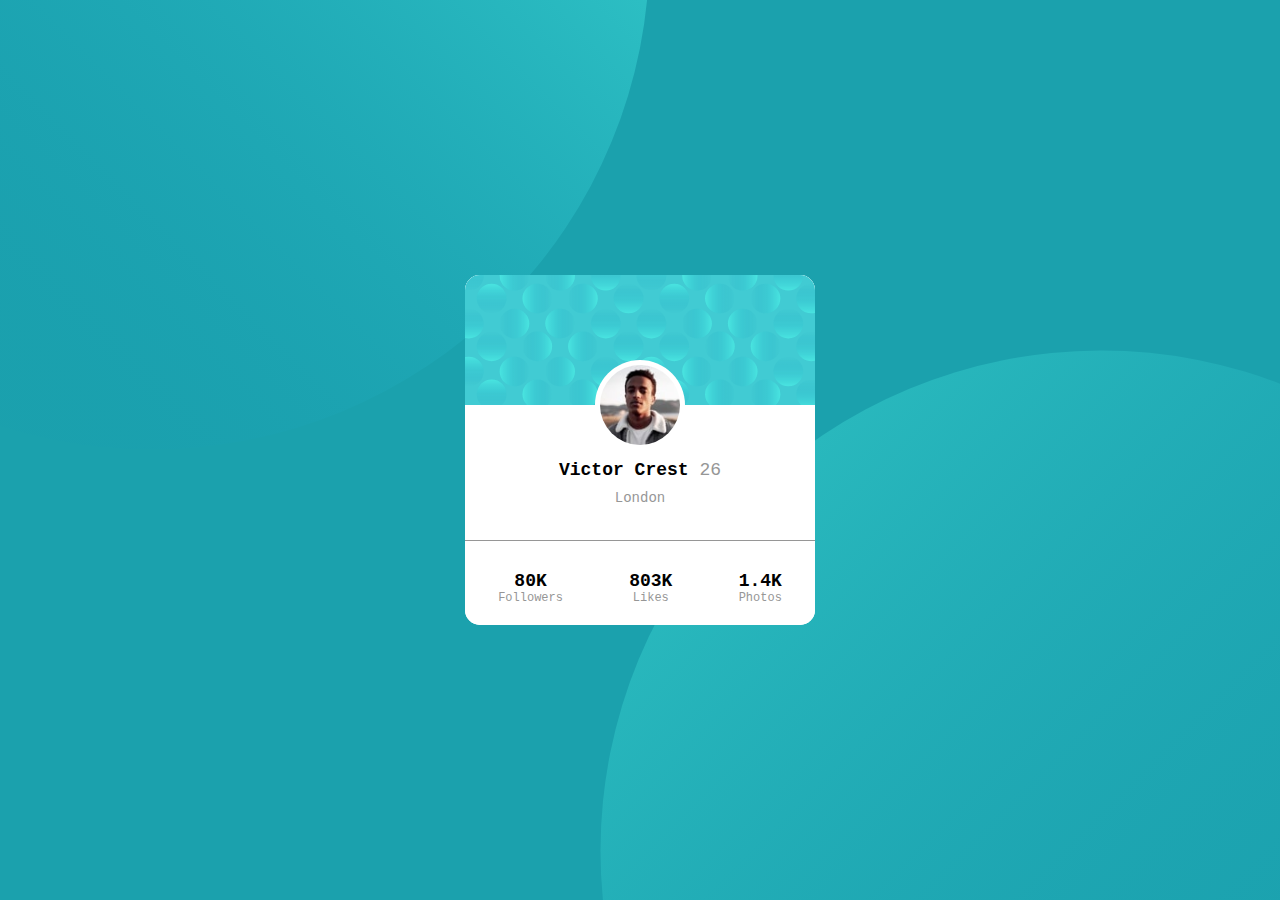
<file: Cartão de Perfil/index.html>
<!DOCTYPE html>
<html lang="en">
<head>
    <meta charset="UTF-8">
    <meta http-equiv="X-UA-Compatible" content="IE=edge">
    <meta name="viewport" content="width=device-width, initial-scale=1.0">
    <link rel="stylesheet" href="style.css">
    <title>Profile Card</title>
</head>
<body>
    <div class="Card">
        <div class="Superior">
            <div class="Frame">
                <img src="Anexos/image-victor.jpg" class="Picture">
            </div>
        </div>
    <div class="Info">
        <div class="Name_Age">
            <span class="Name">Victor Crest </span><span class="Age">26</span><div class="City">London</div>
        </div>
        <div class="Numbers_Description">
            <span><div class="Followers" id="Numbers">80K</div><div class="Followers" id="Description">Followers</div></span>
            <span><div class="Likes" id="Numbers">803K</div><div class="Likes" id="Description">Likes</div></span>
            <span><div class="Photos" id="Numbers">1.4K</div><div class="Photos" id="Description">Photos</div></span>
        </div>

    </div>
    </div>
</body>
</html>
</file>
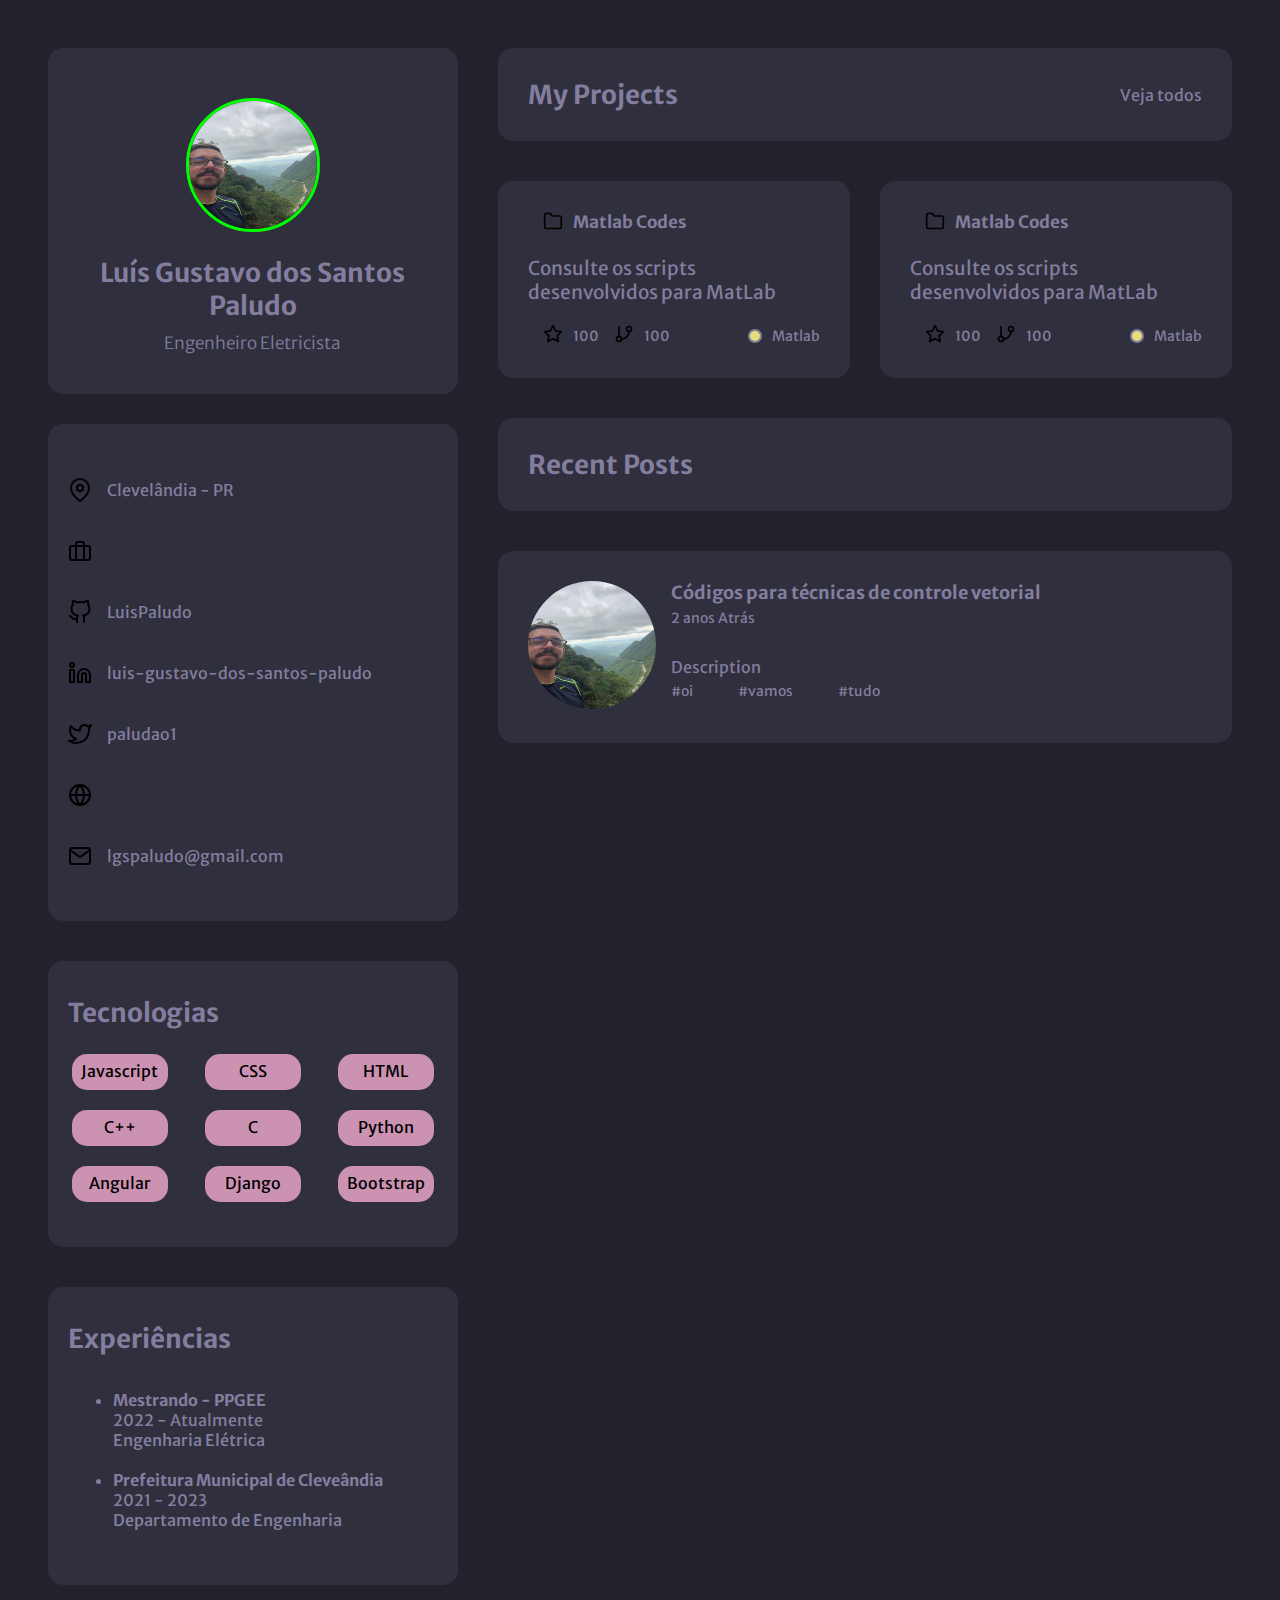
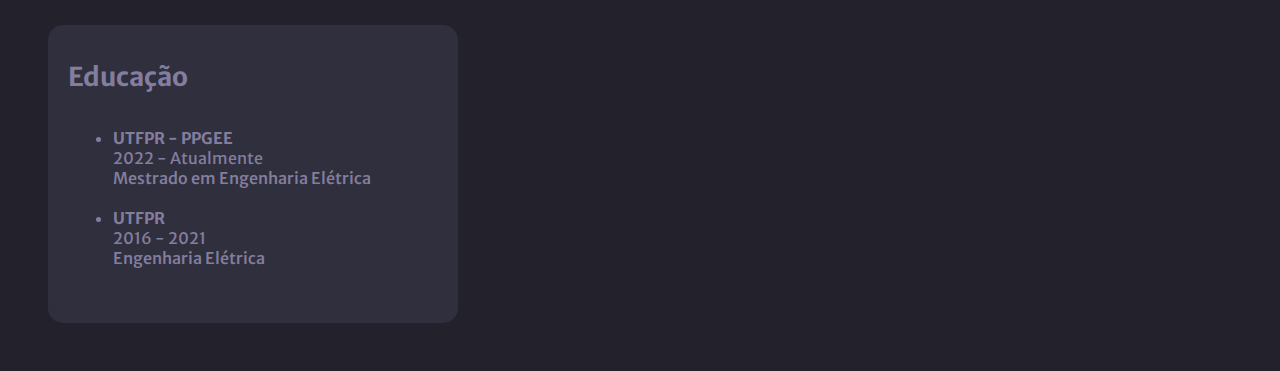
<file: Desafio - Portfolio/index.html>
<!DOCTYPE html>
<html lang="en">
<head>
    <meta charset="UTF-8">
    <meta http-equiv="X-UA-Compatible" content="IE=edge">
    <meta name="viewport" content="width=device-width, initial-scale=1.0">
    <link rel="stylesheet" href="style.css">
    <link rel="preconnect" href="https://fonts.googleapis.com">
    <link rel="preconnect" href="https://fonts.gstatic.com" crossorigin>
    <link href="https://fonts.googleapis.com/css2?family=Merriweather+Sans:wght@400;500;700&display=swap" rel="stylesheet">
    <title>Document</title>
</head>
<body>
    <div class="Dashboard">
        <div class="Profile">
            <div class="Picture"><img src="Anexos/foto.jpg" alt=""></div>
            <div class="Name">Luís Gustavo dos Santos Paludo</div>
            <div class="Position">Engenheiro Eletricista</div>
        </div>
        <div class="Info">
            <div class="Media">
                <div class="Icon"><img src="Anexos/map-pin.svg" alt=""></div>
                <div class="Name">Clevelândia - PR</div>
            </div>
            <div class="Media">
                <div class="Icon"><img src="Anexos/briefcase.svg" alt=""></div>
                <div class="Name"></div>
            </div> 
            <div class="Media">
                <div class="Icon"><img src="Anexos/github.svg" alt=""></div>
                <div class="Name">LuisPaludo</div>
            </div>
            <div class="Media">
                <div class="Icon"><img src="Anexos/linkedin.svg" alt=""></div>
                <div class="Name">luis-gustavo-dos-santos-paludo</div>
            </div>
            <div class="Media">
                <div class="Icon"><img src="Anexos/twitter.svg" alt=""></div>
                <div class="Name">paludao1</div>
            </div>
            <div class="Media">
                <div class="Icon"><img src="Anexos/globe.svg" alt=""></div>
                <div class="Name"></div>
            </div>
            <div class="Media">
                <div class="Icon"><img src="Anexos/mail.svg" alt=""></div>
                <div class="Name">lgspaludo@gmail.com</div>
            </div>
        </div>
        <div class="Info">
            <div class="Title">Tecnologias</div>
            <div class="Techs">
                <div class="Tech">Javascript</div>
                <div class="Tech">CSS</div>
                <div class="Tech">HTML</div>
                <div class="Tech">C++</div>
                <div class="Tech">C</div>
                <div class="Tech">Python</div>
                <div class="Tech">Angular</div>
                <div class="Tech">Django</div>
                <div class="Tech">Bootstrap</div>
            </div>
        </div>
        <div class="Info">
            <div class="Title">Experiências</div>
            <div class="Content">
                <ul>
                    <li>
                        <div class="Company">Mestrando - PPGEE</div>
                        <div class="Time">2022 - Atualmente</div>
                        <div class="Position">Engenharia Elétrica</div>
                    </li>
                    <li>
                        <div class="Company">Prefeitura Municipal de Cleveândia</div>
                        <div class="Time">2021 - 2023</div>
                        <div class="Position">Departamento de Engenharia</div>
                    </li>
                    <!-- <li>
                        <div class="Company"></div>
                        <div class="Time"></div>
                        <div class="Position"></div>
                    </li>
                    <li>
                        <div class="Company"></div>
                        <div class="Time"></div>
                        <div class="Position"></div>
                    </li> -->
                </ul>
            </div>
        </div>
        <div class="Info">
            <div class="Title">Educação</div>
            <div class="Content">
                <ul>
                    <li>
                        <div class="Company">UTFPR - PPGEE</div>
                        <div class="Time">2022 - Atualmente</div>
                        <div class="Position">Mestrado em Engenharia Elétrica</div>
                    </li>
                    <li>
                        <div class="Company">UTFPR</div>
                        <div class="Time">2016 - 2021</div>
                        <div class="Position">Engenharia Elétrica</div>
                    </li>
                    <!-- <li>
                        <div class="Company"></div>
                        <div class="Time"></div>
                        <div class="Position"></div>
                    </li>
                    <li>
                        <div class="Company"></div>
                        <div class="Time"></div>
                        <div class="Position"></div>
                    </li> -->
                </ul>
            </div>
        </div>
    </div>
    <div class="Main_Content">
        <div class="Projects">
            <div class="Title">My Projects</div>
            <div class="See">Veja todos</div>
        </div>
        <div class="Codes">
            <div class="Code">
                <div class="Head">
                    <div class="Icon"><img src="Anexos/folder.svg" alt=""></div>
                    <div class="Name">Matlab Codes</div>
                </div>
                <div class="Main">Consulte os scripts desenvolvidos para MatLab</div>
                <div class="Footer">
                    <div class="Social">
                        <div class="Icon"><img src="Anexos/star.svg" alt=""></div>
                        <div class="Number">100</div>
                        <div class="Icon"><img src="Anexos/git-branch.svg" alt=""></div>
                        <div class="Number">100</div>
                    </div>
                    <div class="Social">
                        <div class="dot"></div>
                        <div class="Name">Matlab</div>
                    </div>
                </div>
            </div>
            <div class="Code">
                <div class="Head">
                    <div class="Icon"><img src="Anexos/folder.svg" alt=""></div>
                    <div class="Name">Matlab Codes</div>
                </div>
                <div class="Main">Consulte os scripts desenvolvidos para MatLab</div>
                <div class="Footer">
                    <div class="Social">
                        <div class="Icon"><img src="Anexos/star.svg" alt=""></div>
                        <div class="Number">100</div>
                        <div class="Icon"><img src="Anexos/git-branch.svg" alt=""></div>
                        <div class="Number">100</div>
                    </div>
                    <div class="Social">
                        <div class="dot"></div>
                        <div class="Name">Matlab</div>
                    </div>
                </div>
            </div>
        </div>
        <div class="Recent">
            <div class="Title">Recent Posts</div>
        </div>
        <div class="Bottom">
            <div class="Photo"><img src="Anexos/foto.jpg" alt=""></div>
            <div class="Content">
                <div class="Title">Códigos para técnicas de controle vetorial</div>
                <div class="Time">2 anos Atrás</div>
                <div class="Desc">Description</div>
                <div class="Hashtags">#oi #vamos #tudo</div>
            </div>
        </div>
    </div>
</body>
</html>
</file>
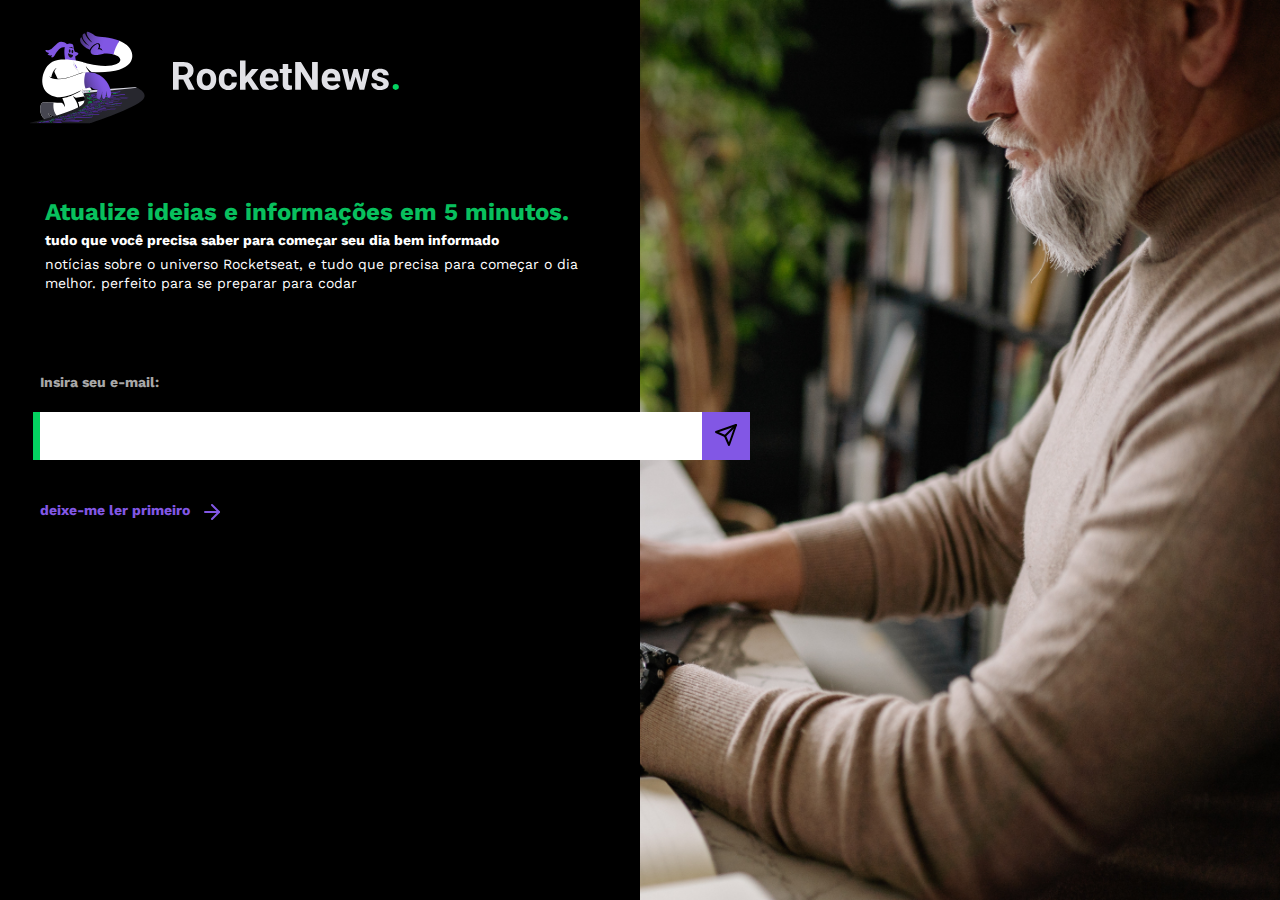
<file: Desafio - Rocket News/Index.html>
<!DOCTYPE html>
<html lang="en">
<head>
    <meta charset="UTF-8">
    <meta http-equiv="X-UA-Compatible" content="IE=edge">
    <meta name="viewport" content="width=device-width, initial-scale=1.0">
    <link rel="stylesheet" href="style.css">
    <link rel="preconnect" href="https://fonts.googleapis.com">
    <link rel="preconnect" href="https://fonts.gstatic.com" crossorigin>
    <meta name="viewport" content="width=device-width, initial-scale=1.0, maximum-scale=1.0, user-scalable=no" />
    <link href="https://fonts.googleapis.com/css2?family=League+Spartan:wght@400;500;600;700&family=Work+Sans:wght@400;500;600;700&display=swap" rel="stylesheet">
    <title>Rocket News</title>
</head>
<body>
    <div class="Main">
        <header>
            <div class="Logo">
                <img src="Anexos/logo.svg" alt="">
            </div>
            <div class="Content">
                <div class="Top">Atualize ideias e informações em 5 minutos.</div>
                <div class="Middle">tudo que você precisa saber para começar seu dia bem informado</div>
                <div class="Bottom">notícias sobre o universo Rocketseat, e tudo que precisa para começar o dia melhor. perfeito para se preparar para codar</div>
            </div>
        </header>
        <main>
            <form action="">
                <div class="label"><label for="Formulário">Insira seu e-mail:</label></div>
                <div class="Input"><input type="email" id="Formulário" required><button><img src="Anexos/send.svg" alt="" srcset=""></button></div>                
            </form>
        </main>
        <footer>
            <div><a href="" class="Text" target="_blank">deixe-me ler primeiro</a></div>
            <div><a href="" target="_blank"><img src="Anexos/arrow-right.svg" alt=""></a></div>
        </footer>
    </div>
    <div class="Background"></div>

</body>
</html>
</file>
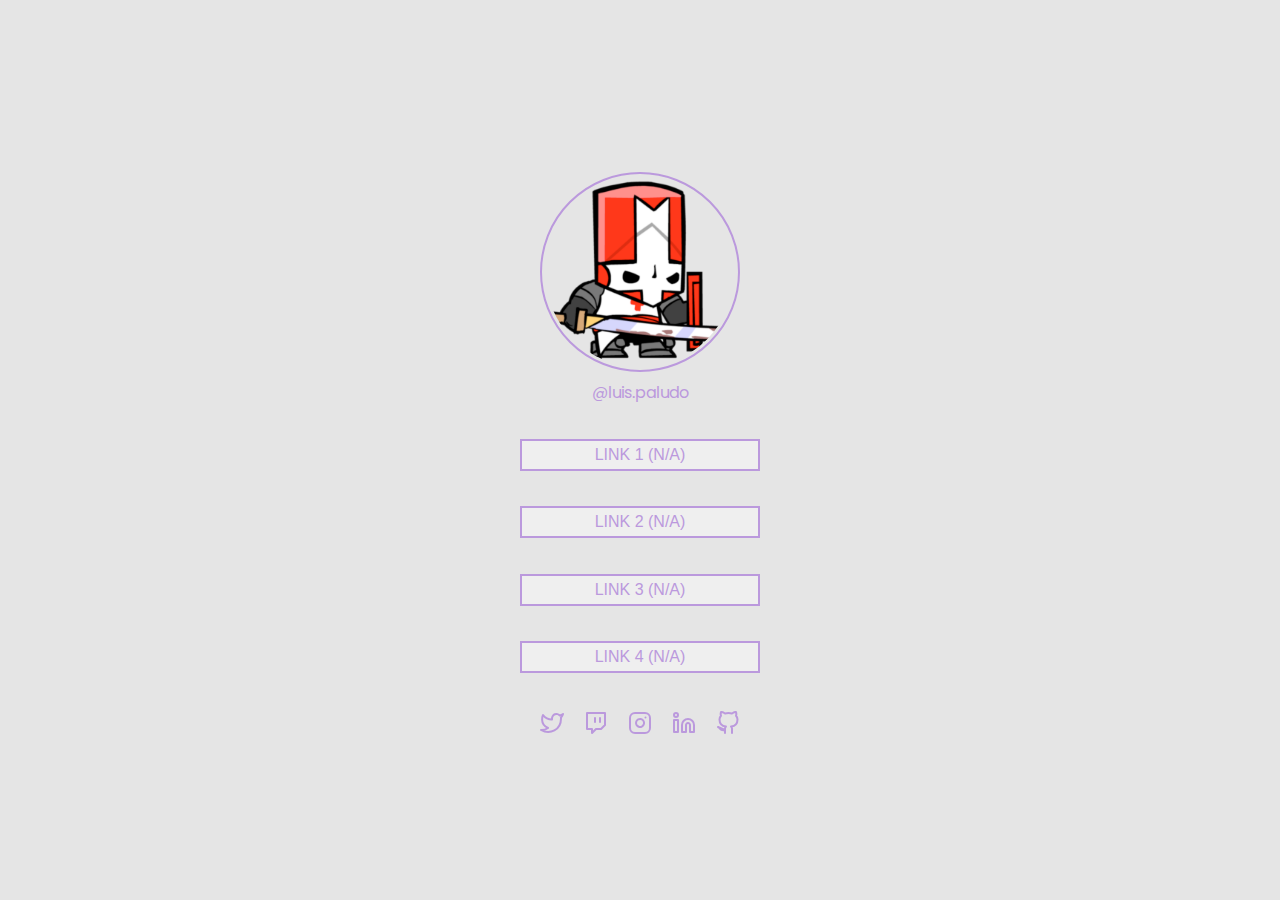
<file: Desafio - Social Tree/Index.html>
<!DOCTYPE html>
<html lang="en">
<head>
    <meta charset="UTF-8">
    <meta http-equiv="X-UA-Compatible" content="IE=edge">
    <meta name="viewport" content="width=device-width, initial-scale=1.0">
    <link rel="stylesheet" href="style.css">
    <link rel="preconnect" href="https://fonts.googleapis.com">
    <link rel="preconnect" href="https://fonts.gstatic.com" crossorigin>
    <link href="https://fonts.googleapis.com/css2?family=Poppins:wght@400;500;700&display=swap" rel="stylesheet">   
    <title>Document</title>
</head>
<body>
    <main>
        <div class="Photo">
            <img src="Anexos/Photo.png" alt="">
        </div>
        <div class="Social_Media"><a href="https://www.instagram.com/luis.paludo/" target="_blank">@luis.paludo</a></div>
        <div class="Links">
            <button class="url">Link 1 (N/A)</button>
            <button class="url">Link 2 (N/A)</button>
            <button class="url">Link 3 (N/A)</button>
            <button class="url">Link 4 (N/A)</button>
        </div>
        <div class="Icons">
            <a href="https://twitter.com/paludao1" target="_blank"><img src="Anexos/twitter.svg" alt=""></a>
            <a href="" target="_blank"><img src="Anexos/twitch.svg" alt="" srcset=""></a>
            <a href="https://www.instagram.com/luis.paludo/" target="_blank"><img src="Anexos/instagram.svg" alt=""></a>
            <a href="https://www.linkedin.com/in/luis-gustavo-dos-santos-paludo-8717621b0" target="_blank"><img src="Anexos/linkedin.svg" alt=""></a>
            <a href="https://github.com/LuisPaludo" target="_blank"><img src="Anexos/github.svg" alt="" srcset=""></a>
        </div>
    </main>
</body>
</html>
</file>
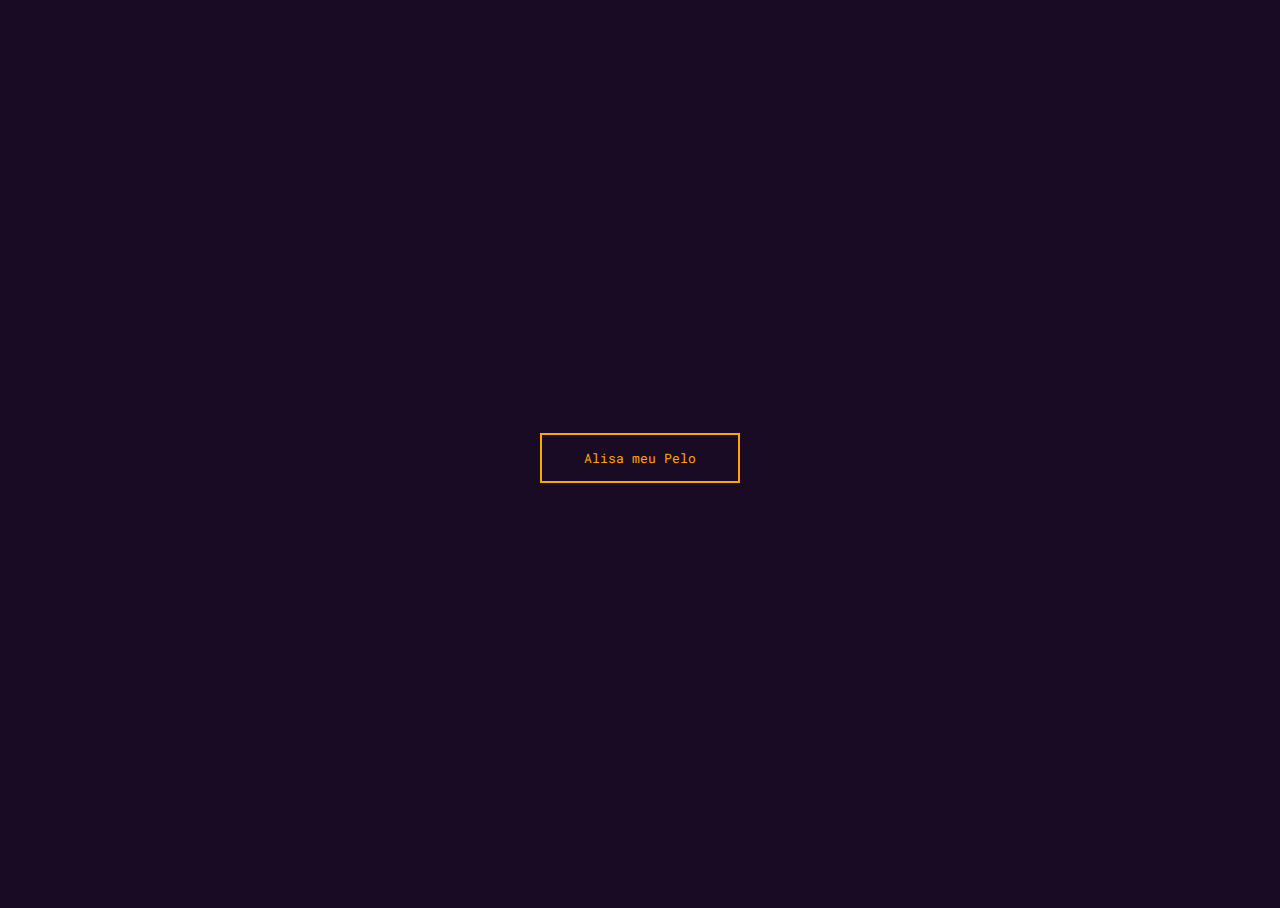
<file: Udemy - Hover Button/index.html>
<!DOCTYPE html>
<html lang="en">
<head>
    <meta charset="UTF-8">
    <meta http-equiv="X-UA-Compatible" content="IE=edge">
    <meta name="viewport" content="width=device-width, initial-scale=1.0">
    <link rel="stylesheet" href="hover.css">
    <link rel="preconnect" href="https://fonts.googleapis.com">
    <link rel="preconnect" href="https://fonts.gstatic.com" crossorigin>
    <link href="https://fonts.googleapis.com/css2?family=Roboto+Mono:wght@300&display=swap" rel="stylesheet">
    <title>Document</title>
</head>
<body>
    <button>Alisa meu Pelo</button>
</body>
</html>
</file>
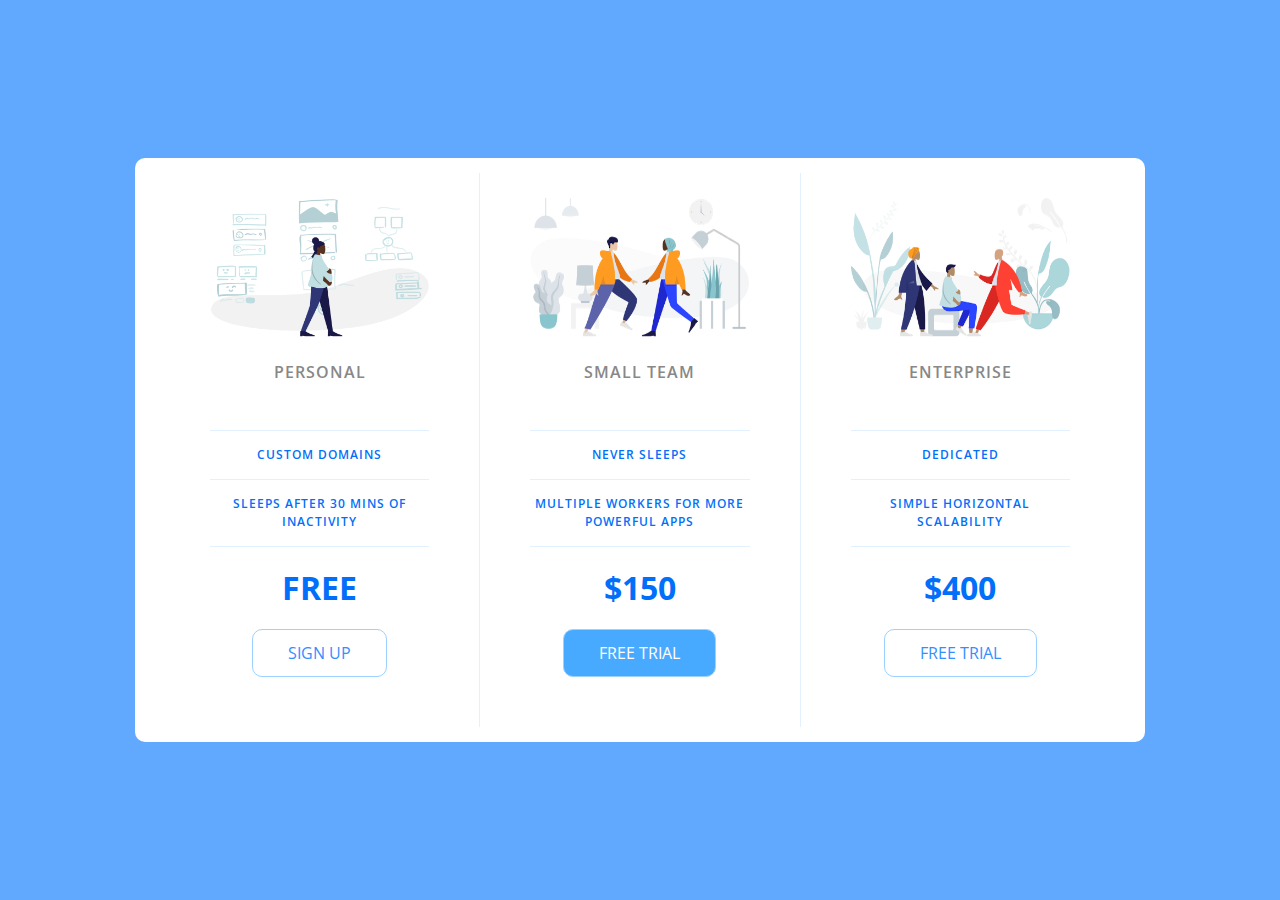
<file: Udemy - PriceTable/index.html>
<!DOCTYPE html>
<html lang="en">

<head>
    <meta charset="UTF-8">
    <meta name="viewport" content="width=device-width, initial-scale=1.0">
    <title>Price Tiers</title>
    <link rel="stylesheet" href="https://fonts.googleapis.com/css?family=Open+Sans:400,600,700">
    <link rel="stylesheet" href="app.css">
</head>

<body>
    <div class="panel">

        <div class="pricing-plan">
            <img src="icons/icon1.png" alt="" class="pricing-img">
            <h2 class="pricing-header">Personal</h2>
            <ul class="pricing-features">
                <li class="pricing-features-item">Custom domains</li>
                <li class="pricing-features-item">Sleeps after 30 mins of inactivity</li>
            </ul>
            <span class="pricing-price">Free</span>
            <a href="#/" class="pricing-button">Sign up</a>
        </div>

        <div class="pricing-plan">
            <img src="icons/icon2.png" alt="" class="pricing-img">
            <h2 class="pricing-header">Small team</h2>
            <ul class="pricing-features">
                <li class="pricing-features-item">Never sleeps</li>
                <li class="pricing-features-item">Multiple workers for more powerful apps</li>
            </ul>
            <span class="pricing-price">$150</span>
            <a href="#/" class="pricing-button is-featured">Free trial</a>
        </div>

        <div class="pricing-plan">
            <img src="icons/icon3.png" alt="" class="pricing-img">
            <h2 class="pricing-header">Enterprise</h2>
            <ul class="pricing-features">
                <li class="pricing-features-item">Dedicated</li>
                <li class="pricing-features-item">Simple horizontal scalability</li>
            </ul>
            <span class="pricing-price">$400</span>
            <a href="#/" class="pricing-button">Free trial</a>
        </div>

    </div>

</body>

</html>
</file>
<file: Cartão de Perfil/style.css>
html, body{
    font-family:'Kumbh Sans', Courier, monospace;    
    height: 100%;
    width: 100%;
    margin: 0px;
    background-color: rgb(27,161,173);
    background-image: url(Anexos/bg-pattern-top.svg), url(Anexos/bg-pattern-bottom.svg); 
    background-position: -350px -550px, 600px 350px;  
    background-size: 1000px 1000px, 1000px 1000px;
    background-repeat: no-repeat, no-repeat;
}

body{    
    display: flex;
    align-items: center;
    justify-content: center;
}

.Card{
    width: 350px;
    background-color: white;
    height: 350px;
    border-radius: 15px;
    overflow: hidden;
}

.Superior{
    background-color: white;
    width: 350px;
    height: 175px;
    display: flex;
    align-items: flex-end;
    justify-content: center;
    background-image: url(Anexos/bg-pattern-card.svg);
    background-repeat: no-repeat;
    background-position: top -10px left;
}

.Info{
    background-color: white;
    width: 350px;
    height: 175px;
    display: flex;
    text-align: center;
    flex-direction: column;
    align-items: center;
    justify-content: space-between;
    padding: 10px 0px 0px 0px;
}

.Frame{
    width: 90px;
    height: 90px;
    background-color: white;
    border-radius: 50%;
    display: flex;
    align-items: center;
    justify-content: center;
}

.Picture{
    width: 80px;
    height: 80px;
    border-radius: 50%;
}

.Numbers_Description{
    display: flex;
    width: 350px;
    justify-content: space-around;
    padding: 30px 0px 30px 0px;
    border-top: 1px solid hsl(0, 0%, 59%);
}

.Name{
    font-weight: bold;
    font-size: 18px;
}

.Age{
    font-size: 18px;
}

.Age, .City{
    color: hsl(0, 0%, 59%);
}

.City{
    font-size: 14px;
    padding: 10px;
}

#Numbers{
    font-weight: bold;
    font-size: 18px;
}

#Description{
    font-size: 12px;
    color: hsl(0, 0%, 59%);
}
</file>
<file: Desafio - Portfolio/style.css>
html{
    font-family: 'Merriweather Sans', sans-serif;
}

body{
    background-color: #22212c;
    min-height: 100vh;
    display: flex;
}

img{
    width: 128px;
    height: 128px;
}

.Dashboard{
    width: 40%;
}

.Main_Content{
    width: 60%;
    margin: 0px 40px 0 0;
}

.Profile{
    min-width: 150px;
    text-align: center;
    border-radius: 15px;
    display: flex;
    flex-direction: column;
    align-items: center;
    margin: 40px 40px 30px 40px;
    background-color: #302f3d;
    box-sizing: border-box;
    padding: 10px;
}

.Profile .Picture img{
    border-radius: 50%;
    margin: 40px 0 20px 0;
    border: 3px solid #00FF00;
}

.Profile .Name {
    font-size: 26px;
    font-weight: 700;
    color: #837e9f;
}

.Profile .Position{
    font-size: 17px;
    font-weight: 300;
    color: #837e9f;
    margin: 10px 0 30px 0;
}

.Info{
    border-radius: 15px;
    background-color: #302f3d;
    min-width: 150px;
    box-sizing: border-box;
    margin: 0px 40px 40px 40px;
    padding: 35px 5px;
    display: flex;
    align-items: flex-start;
    flex-direction: column;
}

.Info .Icon img{
    width: 24px;
    height: 24px;
    margin: 4px 15px 0 0;
}

.Info .Name {
    font-size: 16px;
    font-weight: 400;
    color: #837e9f;
}

.Info .Media{
    margin: 15px;
    display: flex;
    align-items: center;
    font-size: 10px;
}

.Info{
    border-radius: 15px;
    background-color: #302f3d;
    min-width: 150px;
    box-sizing: border-box;
    margin: 0px 40px 40px 40px;
    padding: 35px 5px;
    display: flex;
    align-items: flex-start;
    flex-direction: column;
}

.Info .Title{
    color:#837e9f;
    font-size: 26px;
    margin: 0px 10px 15px 15px;
    font-weight: 700;
}

.Info .Tech{
    margin: 10px;
    border-radius: 15px;
    padding: 7px 5px 5px 5px;
    background-color: #cb92b1;
    width: 86px;
    height: 24px;    
}

.Info .Techs{
    display: flex;
    flex-wrap: wrap;
    align-items: center;
    text-align: center;
    justify-content: space-around;
}

.Info .Content{
    width: 100%;
    color: #837e9f;
}

.Content .Company{
    font-weight: 700;
}

.Content .Time{
    font-weight: 400;
}

.Content .Position{
    font-weight: 500;
}

.Content li{
    margin: 20px 20px;
    text-align: left;
}

.Projects, .Recent{
    border-radius: 15px;
    background-color: #302f3d;
    display: flex;
    justify-content: space-between;
    align-items: center;
    padding: 30px;
    margin: 40px 0;
    box-sizing: border-box;
}

.Projects .Title, .Recent .Title{
    font-weight: 700;
    font-size: 26px;
    color: #837e9f;
}

.Projects .See{
    font-weight: 400;
    font-size: 16px;
    color: #837e9f;
}

.Codes{
    border-radius: 15px;
    display: flex;
    box-sizing: border-box;
}

.Codes .Code{
    border-radius: 15px;
    width: 50%;
    margin: 0px 30px 0px 0px;
    background-color: #302f3d;
    display: flex;
    flex-direction: column;
    padding: 30px;
}

.Codes .Code:nth-child(2){
    margin: 0;
}

.Codes .Icon img{
    width: 20px;
    height: 20px;
    margin: 0 10px 0 15px;
}

.Code .Head{
    display: flex;
    color: #837e9f;
    font-weight: 700;
    font-size: 17px;
}

.Code .Main{
    margin: 20px 0 0 0;
    color:#837e9f;
    font-weight: 400;
    font-size: 19px;
}

.Code .Footer{
    display: flex;
    justify-content: space-between;
    margin: 20px 0 0 0;
    align-items: center;
    color: #837e9f;
    font-size: 14px;
}

.Code .Social{
    display: flex;
    align-items: center;
}

.dot{
    background-color: #e7de79;
    border: 2px solid #837e9f;
    width: 10px;
    height: 10px;
    border-radius: 50%;
    margin: 0 10px 0 0;
}

.Bottom{
    box-sizing: border-box;
    border-radius: 15px;
    background-color: #302f3d;
    display: flex;
    padding: 30px;
}

.Bottom .Photo img{
    border-radius: 50%;
    width: 128px;
    height: 128px;
}

.Bottom .Content {
    padding: 0px 15px;
    
}

.Bottom .Content .Title{
    font-weight: 700;
    font-size: 18px;
    color:#837e9f;
    padding: 0 0 5px 0;
}

.Bottom .Content .Time{
    font-weight: 400;
    font-size: 14px;
    color:#837e9f;
    padding: 0 0 30px 0;
}

.Bottom .Content .Desc{
    font-weight: 400;
    font-size: 16px;
    color:#837e9f;
    padding: 0 0 5px 0;
}

.Bottom .Content .Hashtags{
    word-spacing: 3em;
    font-weight: 400;
    font-size: 14px;
    color:#837e9f;
}

@media (max-width:1000px){
    .Codes{
        display: flex;
        flex-direction: column;
        justify-content: center;
        /* flex-grow: 2; */
        color: red;
        align-items: center;
        /* width: 100%; */
        margin-right: 0px;
    }
    .Codes .Code{
        margin-right: 0px;
        /* width: 100%; */
        width: auto;
    }

    .Codes .Code:first-child{
        margin-right: 0px;
        margin-bottom: 40px;
        /* width: 100%; */
        width: auto;
    }
}
</file>
<file: Udemy - Hover Button/hover.css>
html, body{
    height: 100vh;
    background-color:#1a0b24;
}

body{
    display:flex;
    align-items: center;
    justify-content: center;
}

button{
    font-family: 'Roboto Mono', monospace;
    background-color: #1a0b24;
    color: orange;
    border-color: orange;
    width: 200px;
    height: 50px;
    transition: 0.4s;
    border: 2px solid;
    position: relative;
}

button:hover{
    color: yellow;
    border-color: yellow;    
    transform: translateY(-5px);
    box-shadow: 0px 5px 7px -3px yellow;
    cursor: pointer;
}
</file>
<file: Desafio - Rocket News/style.css>
/* http://meyerweb.com/eric/tools/css/reset/ 
   v2.0 | 20110126
   License: none (public domain)
*/

html, body, div, span, applet, object, iframe,
h1, h2, h3, h4, h5, h6, p, blockquote, pre,
a, abbr, acronym, address, big, cite, code,
del, dfn, em, img, ins, kbd, q, s, samp,
small, strike, strong, sub, sup, tt, var,
b, u, i, center,
dl, dt, dd, ol, ul, li,
fieldset, form, label, legend,
table, caption, tbody, tfoot, thead, tr, th, td,
article, aside, canvas, details, embed, 
figure, figcaption, footer, header, hgroup, 
menu, nav, output, ruby, section, summary,
time, mark, audio, video {
	margin: 0;
	padding: 0;
	border: 0;
	font-size: 100%;
	font: inherit;
	vertical-align: baseline;
}
/* HTML5 display-role reset for older browsers */
article, aside, details, figcaption, figure, 
footer, header, hgroup, menu, nav, section {
	display: block;
}
body {
	line-height: 1;
}
ol, ul {
	list-style: none;
}
blockquote, q {
	quotes: none;
}
blockquote:before, blockquote:after,
q:before, q:after {
	content: '';
	content: none;
}
table {
	border-collapse: collapse;
	border-spacing: 0;
}

:root {
    --body-bg-color: #121214;
    --text-color: #E1E1E6;
    --title-color: #04D361;
    --form-color: #A8A8A8;
    --bg-button-color: #8257e5;
}

html{
    font-family: 'League Spartan', sans-serif;
    font-family: 'Work Sans', sans-serif;
}

body{
    display: flex;
    height: 100vh;
    width: auto;
}

.Background{
    width: 50%;
    height: 100%;
    background-image: url(Anexos/read_news.jpg);
    background-repeat: no-repeat;
    background-size: cover;
    background-position: right;
    z-index: 0;
}

.Main{
    z-index: 1;
    width: 50%;
    height: 100%;
    background-color: black;
    display: flex;
    flex-direction: column;
    align-items: flex-start;
}

header .Logo img{
    padding: 30px;
    width: 380px;
    height: 95px;
}

.Content{
    margin: 40px;
}

.Content *{
    margin: 5px;
}

.Content .Top{
    color: #08C05e;
    font-weight: 700;
    font-size: 24px;
    line-height: 28px;
}

.Content .Middle{
    color: white;
    font-weight: 700;
    font-size: 14px;
    line-height: 19px;
}

.Content .Bottom{
    color: white;
    font-weight: 400;
    font-size: 14px;
    line-height: 19px;
}

main{
    margin: 40px;
    width: 100%;
}

form{
    display: flex;
    flex-direction: column;
    justify-content: space-between;
    width: 115%;
}

form button{
    width: 48px;
    height: 48px;
    background-color: #8257e5;
    border: none;
}

.Input{
    display: flex;
    align-items: center;
    box-shadow: -7px 0px 0px 0px #04D361;
}

main label{
    color: #a8a8a8;
    font-weight: 700;
    font-size: 14px;
    line-height: 19px;
}

.label{
    margin: 0 0 20px 0;
}

input{
    box-sizing: border-box;
    width: 90%;
    height: 48px;
    border-radius: 0;    
    outline: none;
    border: none;
    font-size: 23px;
    font-weight: 500;
}

footer{
    display: flex;
    flex-direction: row;
}
footer .Text{
    margin: 20px 10px 20px 40px;
    color: #8257e5;
    font-size: 14px;
    line-height: 20px;
    font-weight: 700;
    text-decoration: none;
    text-transform: lowercase;
}

footer img{
    width: 24px;
    height: 24px;
}

input:focus, textarea:focus, select:focus{
    outline: none;
    border: none
}

@media(max-width:850px){
    .Background{
        width: 0%;
    }
    .Main{
        width: 100%;
    }

    form{
        width: 80%;
    }
}
</file>
<file: Desafio - Social Tree/style.css>
/* http://meyerweb.com/eric/tools/css/reset/ 
   v2.0 | 20110126
   License: none (public domain)
*/

html, body, div, span, applet, object, iframe,
h1, h2, h3, h4, h5, h6, p, blockquote, pre,
a, abbr, acronym, address, big, cite, code,
del, dfn, em, img, ins, kbd, q, s, samp,
small, strike, strong, sub, sup, tt, var,
b, u, i, center,
dl, dt, dd, ol, ul, li,
fieldset, form, label, legend,
table, caption, tbody, tfoot, thead, tr, th, td,
article, aside, canvas, details, embed, 
figure, figcaption, footer, header, hgroup, 
menu, nav, output, ruby, section, summary,
time, mark, audio, video {
	margin: 0;
	padding: 0;
	border: 0;
	font-size: 100%;
	font: inherit;
	vertical-align: baseline;
}
/* HTML5 display-role reset for older browsers */
article, aside, details, figcaption, figure, 
footer, header, hgroup, menu, nav, section {
	display: block;
}
body {
	line-height: 1;
}
ol, ul {
	list-style: none;
}
blockquote, q {
	quotes: none;
}
blockquote:before, blockquote:after,
q:before, q:after {
	content: '';
	content: none;
}
table {
	border-collapse: collapse;
	border-spacing: 0;
}

html{
    font-family: 'Poppins', sans-serif;
    background-color: #e5e5e5;
}

main{
    display: flex;
    flex-direction: column;
    justify-content: center;
    align-items: center;
    height: 100vh;
}

.Photo{
    margin: 10px 10px;
}
.Photo img{
    box-sizing: border-box;
    width: 200px;
    height: 200px;
    border-radius: 50%;
    padding: 3px;
    border: 2px solid #bb99dd;
}

.Social_Media a{
    font-size: 16px;
    color: #bb99dd;
    text-transform: lowercase;
    text-decoration: none;
}

.Links{
    height: 30vh;
    display: flex;
    flex-direction: column;
    align-items: center;
    justify-content: space-around;
    width: 240px;
    margin: 20px;
}

.Links .url{
    border: 2px solid #bb99dd;
    width: 100%;
    text-align: center;
    padding: 5px 5px;
    font-size: 16px;
    text-transform: uppercase;
    color: #bb99dd;
}

.Links .url:hover, .Icons img:hover, .Social_Media:hover {
    cursor: pointer;
}

.Icons{
    display: flex;
    align-items: center;
    justify-content: space-around;
    width: 220px;
}
</file>
<file: Udemy - PriceTable/app.css>
/* http://meyerweb.com/eric/tools/css/reset/ 
   v2.0 | 20110126
   License: none (public domain)
*/

html, body, div, span, applet, object, iframe,
h1, h2, h3, h4, h5, h6, p, blockquote, pre,
a, abbr, acronym, address, big, cite, code,
del, dfn, em, img, ins, kbd, q, s, samp,
small, strike, strong, sub, sup, tt, var,
b, u, i, center,
dl, dt, dd, ol, ul, li,
fieldset, form, label, legend,
table, caption, tbody, tfoot, thead, tr, th, td,
article, aside, canvas, details, embed, 
figure, figcaption, footer, header, hgroup, 
menu, nav, output, ruby, section, summary,
time, mark, audio, video {
	margin: 0;
	padding: 0;
	border: 0;
	font-size: 100%;
	font: inherit;
	vertical-align: baseline;
}
/* HTML5 display-role reset for older browsers */
article, aside, details, figcaption, figure, 
footer, header, hgroup, menu, nav, section {
	display: block;
}
body {
	line-height: 1;
}
ol, ul {
	list-style: none;
}
blockquote, q {
	quotes: none;
}
blockquote:before, blockquote:after,
q:before, q:after {
	content: '';
	content: none;
}
table {
	border-collapse: collapse;
	border-spacing: 0;
}

html {
  box-sizing: border-box;
  font-family: 'Open Sans', sans-serif;
}

body {
  background-color: #60a9ff;
  display: flex;
  justify-content: center;
  align-items: center;
  min-height: 100vh;
}

.panel {
  background-color: white;
  border-radius: 10px;
  padding: 15px 25px;
  width: 100%;
  max-width: 960px;
  display: flex;
  flex-direction: column;
  text-align: center;
  text-transform: uppercase;
}

.pricing-plan {
  border-bottom: 1px solid #e1f1ff;
}
.pricing-plan:last-child {
  border-bottom: none;
}

.pricing-img {
  margin-bottom: 25px;
  max-width: 100%;
}

.pricing-header {
  color: #888;
  font-weight: 600;
  letter-spacing: 1px;
}

.pricing-features {
  margin: 50px 0 25px;
  color: #016ff9;
}

.pricing-features-item {
  font-weight: 600;
  letter-spacing: 1px;
  font-size: 12px;
  line-height: 1.5;
  padding: 15px 0;
  border-top: 1px solid #e1f1ff;
}

.pricing-features-item:last-child{
  border-bottom: 1px solid #e1f1ff;
}

.pricing-price {
  color: #016ff9; 
  display: block;
  font-size: 32px;
  font-weight: 700;
}

.pricing-button {
  border: 1px solid #9dd1ff;
  border-radius: 10px;
  color: #348efe;
  display: inline-block;
  padding: 15px 35px;
  text-decoration: none;
  margin: 25px 0;
  transition: background-color 200ms ease-in-out;
}

.pricing-button:hover, .pricing-button:focus {
  background-color: #e1f1ff;
}

.pricing-button.is-featured {
  background-color: #48aaff;
  color: white;
}

.pricing-button.is-featured:hover, .pricing-button.is-featured:focus{
  background-color: #269aff;
  color: white;
}


@media (min-width: 900px){
  .panel {
    flex-direction: row;
  }
  .pricing-plan {
    border-bottom: none;
    border-right: 1px solid #e1f1ff;
    padding: 25px 50px;
  }
  .pricing-plan:last-child {
    border-right: none;
  }
}
</file>
